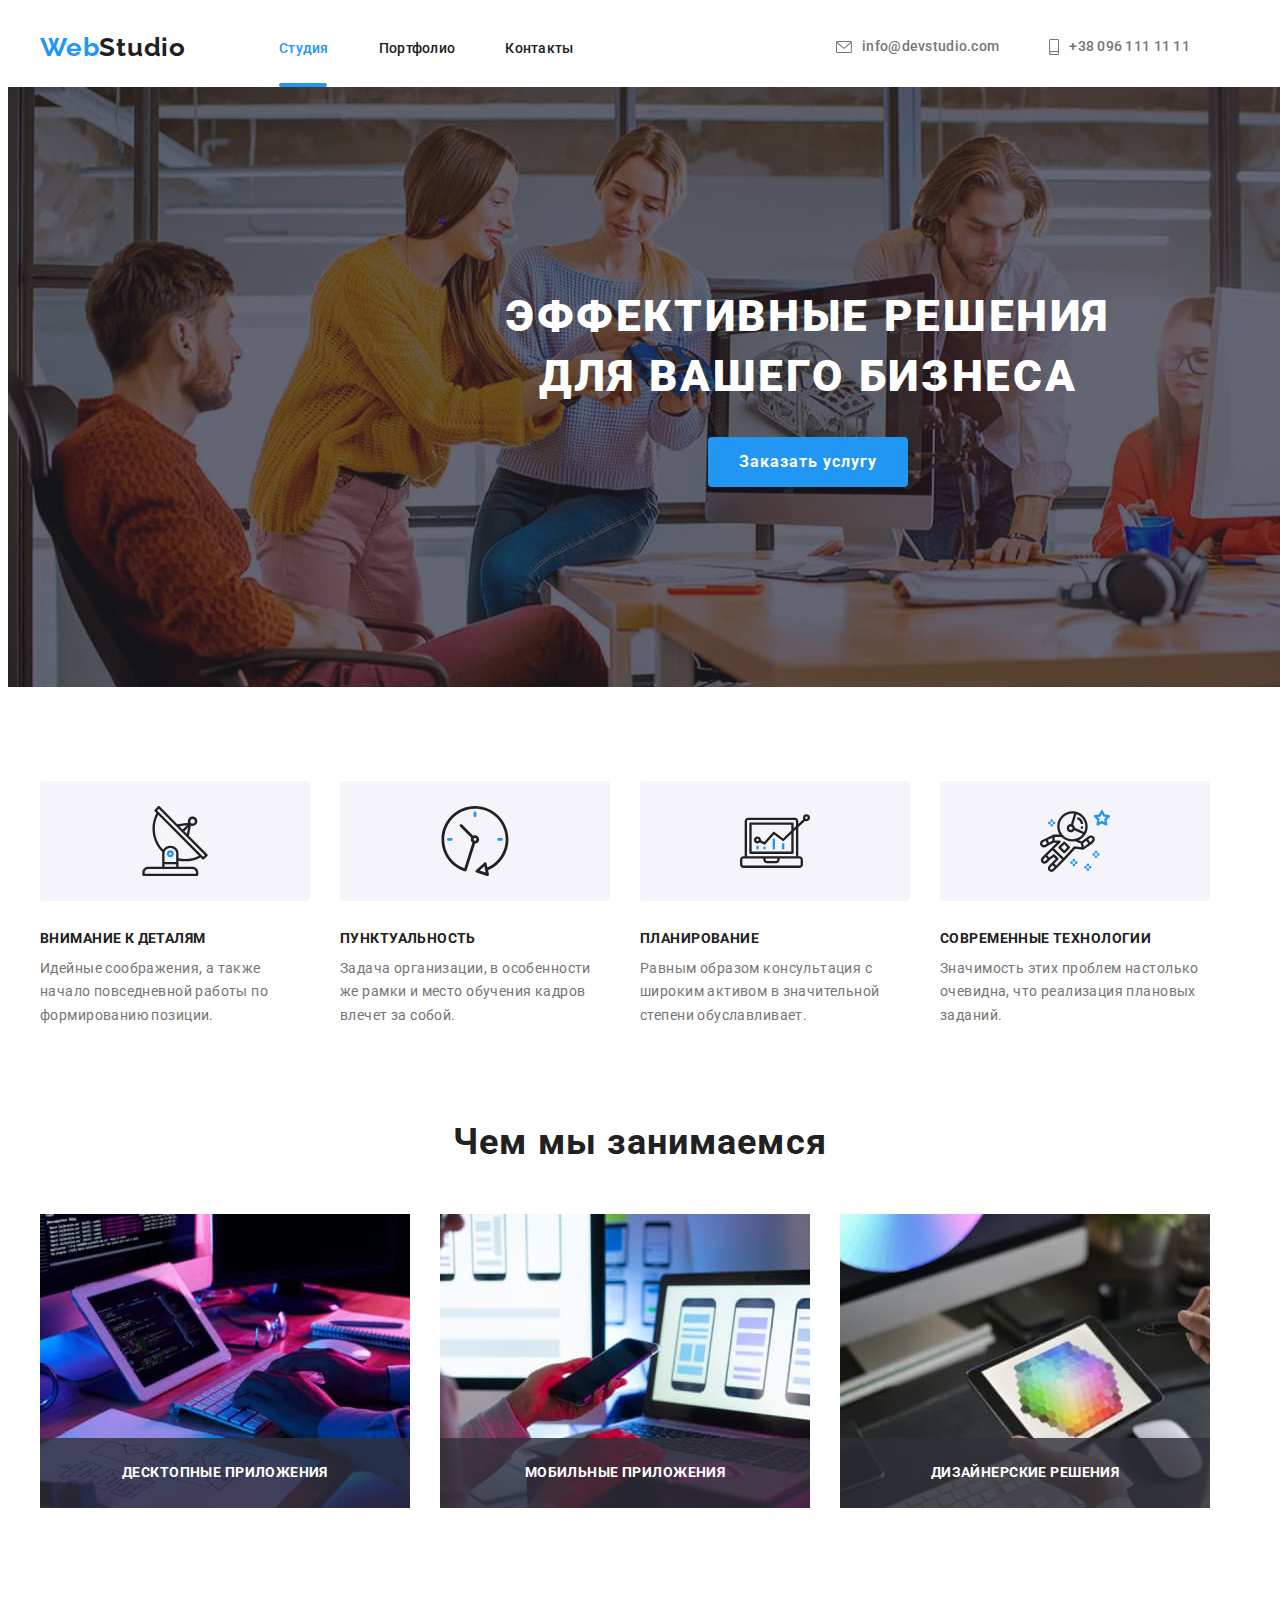
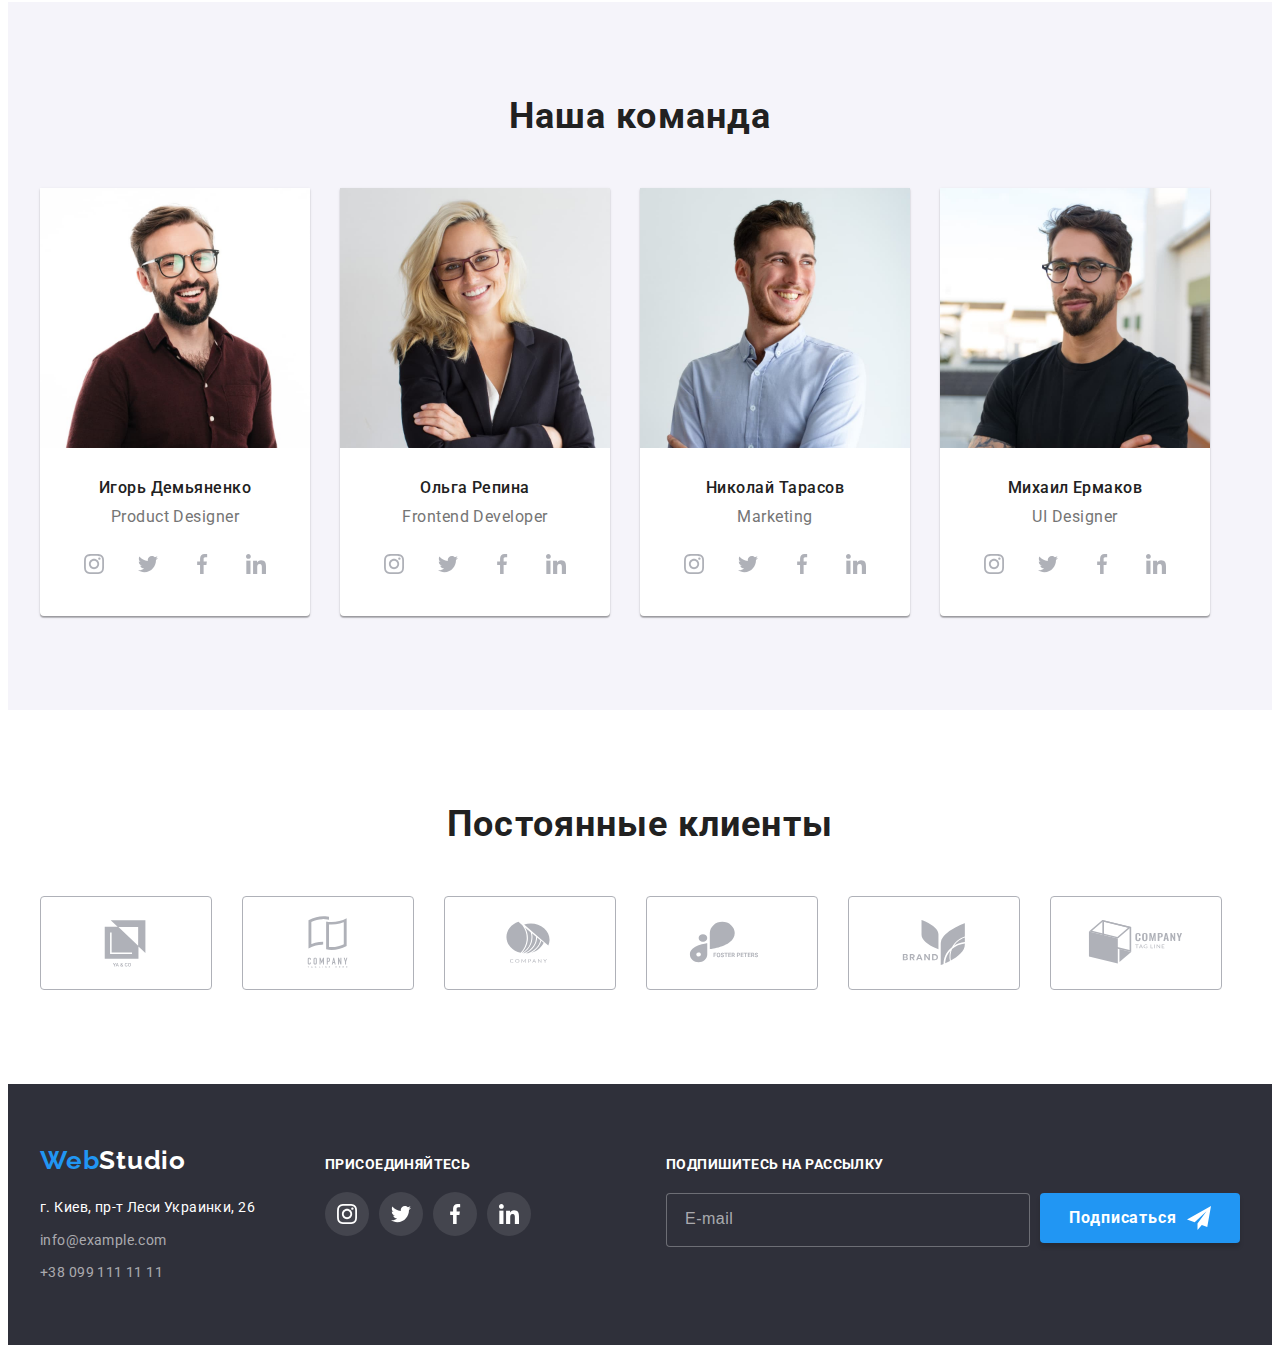
<file: index.html>
<!DOCTYPE html>
<html lang="ru">
<head>
    <meta charset="UTF-8">
    <meta http-equiv="X-UA-Compatible" content="IE=edge">
    <meta name="viewport" content="width= , initial-scale=1.0">
    <link rel="preconnect" href="https://fonts.googleapis.com">
<link rel="preconnect" href="https://fonts.gstatic.com" crossorigin>
<link href="https://fonts.googleapis.com/css2?family=Raleway:wght@700&family=Roboto:wght@400;500;700;900&display=swap" rel="stylesheet">
<link rel="stylesheet" href="https://cdnjs.cloudflare.com/ajax/libs/modern-normalize/1.1.0/modern-normalize.min.css" integrity="sha512-wpPYUAdjBVSE4KJnH1VR1HeZfpl1ub8YT/NKx4PuQ5NmX2tKuGu6U/JRp5y+Y8XG2tV+wKQpNHVUX03MfMFn9Q==" crossorigin="anonymous" referrerpolicy="no-referrer" />
<link rel="stylesheet" href="./css/styles.css">   
    <title>webstudio</title>
</head>
<body>
    <header class="header"> 
        <div class="container">
        <a class="header-logo link" href="./images/w.svg"><span class="logo-color" >Web</span>Studio</a>
        <nav>
        <ul class="header-list list">
            <li class="header-item"><a href="" class="header-link current link header-studio">Студия</a></li>
            <li class="header-item"><a href="./portfolio.html" class="header-link link">Портфолио</a></li>
            <li class="header-item"><a href="" class="header-link link">Контакты</a></li>
        </ul> 
        </nav>
        <div class="header-contact">
    <ul class="header-contact-list list">
    <li class="header-mail-tel"><a class="mail link" href="mailto:info@devstudio.com"><svg class="header-mail-icon" width="16" height="12">
        <use href="./images/icons.svg#icon-envelope"></use>
    </svg>info@devstudio.com</a></li>
    <li class="header-mail-tel"><a class="tel link" href="tel:+380961111111"><svg class="header-tel-icon" width="10" height="16">
        <use href="./images/icons.svg#icon-smartphone"></use>
    </svg>+38 096 111 11 11</a></li>
    </ul>
    </div>
    </div>
    </header>
    <main>
<section class="hero">
    <div class="container">
    <h1 class="hero-title">Эффективные решения для вашего бизнеса</h1>
    <button  type="button" class="hero-btn" data-modal-open>Заказать услугу</button>    
</div>
</section>
    <section class="benefits">
        <div class="container">
   <h2 class="visually-hidden">Наши преимущества</h2>
        <ul class="benefits-list list">
        <li class="benefits-top-text">
           <div class="benefits-list-link"><svg class="benefits-icon" width="70" height="70">
                <use href="./images/icons.svg#icon-antenna"></use>
             </svg></div>
            <p class="benefits-title">Внимание к деталям</p>
<p class="benefits-text">Идейные соображения, а также начало повседневной работы по формированию позиции.</p>
        </li>
        <li class="benefits-top-text">
            <div class="benefits-list-link"><svg class="benefits-icon" width="70" height="70">
                <use href="./images/icons.svg#icon-clock"></use>
             </svg></div>
            <p class="benefits-title">Пунктуальность</p>
            <p class="benefits-text">Задача организации, в особенности же рамки и место обучения кадров влечет за собой.</p>
        </li>
        <li class="benefits-top-text">
            <div class="benefits-list-link"><svg class="benefits-icon" width="70" height="70">
                <use href="./images/icons.svg#icon-diagram"></use>
             </svg></div>
            <p class="benefits-title">Планирование</p>
<p class="benefits-text">Равным образом консультация с широким активом в значительной степени обуславливает.</p>
        </li>
        <li class="benefits-top-text">
            <div class="benefits-list-link"><svg class="benefits-icon" width="70" height="70">
                <use href="./images/icons.svg#icon-astronaut"></use>
             </svg></div>
            <p class="benefits-title">Современные технологии</p>
            <p class="benefits-text">Значимость этих проблем настолько очевидна, что реализация плановых заданий.</p>
        </li>
    </ul>
</div>
</section>
<section class="about">
    <div class="container">
<h2 class="about-title title">Чем мы занимаемся</h2>
<ul class="about-list list">
    <li class="about-item">
        <div class="about-top-wrap">
        <img src="./images/img1.jpg" 
        alt="человек работает за компьютером"
        width="370"
        height="294">
       <p class="about-text">Десктопные приложения</p> 
    </div>
    </li>
    <li class="about-item">
        <div class="about-top-wrap">
        <img src="./images/img2.jpg" 
        alt="человек работает за компьютером"
        width="370"
        height="294">
        <p class="about-text">Мобильные приложения</p> 
    </div>
    </li>
    <li class="about-item">
        <div class="about-top-wrap">
        <img src="./images/img3.jpg"
        alt="человек работает за компьютер"
        width="370"
        height="294">
        <p class="about-text">Дизайнерские решения</p>  
    </div>
    </li>
</ul>
</div>
</section>
<section class="team">
    <div class="container">
    <h2 class="team-title title">Наша команда</h2>
    <ul class="team-list list">
        <li class="team-item"><img src="./images/img-comanda1.jpg" alt="Product Designer"
            width="270"
        height="260">
        <div class="team-list-group">
            <p class="team-list-name">Игорь Демьяненко</p>
            <p class="team-list-profession" lang="en">Product Designer</p>
        </div>
        <ul class="team-soc-list list">
         <Li class="team-soc-item"><a href="" class="team-soc-link"> 
             <svg class="team-soc-icon" width="20" height="20">
                 <use href="./images/icons.svg#icon-instagram"></use>
             </svg>
         </a></Li>
         <Li class="team-soc-item"><a href="" class="team-soc-link">
            <svg class="team-soc-icon" width="20" height="20">
           <use href="./images/icons.svg#icon-twitter"></use>
        </svg>   
         </a></li>
         <Li class="team-soc-item"><a href="" class="team-soc-link">
            <svg class="team-soc-icon" width="20" height="20">
                <use href="./images/icons.svg#icon-facebook"></use>
            </svg>   
         </a></Li>
         <Li class="team-soc-item"><a href="" class="team-soc-link">
            <svg class="team-soc-icon" width="20" height="20">
                <use href="./images/icons.svg#icon-linkedin"></use>
            </svg>    
         </a></Li>

        </ul>
        </li>
        <li class="team-item"><img src="./images/img-comanda2.jpg" 
            alt="Frontend Developer"
            width="270"
            height="260">
            <div class="team-list-group">
        <p class="team-list-name">Ольга Репина</p>
        <p class="team-list-profession" lang="en">Frontend Developer</p>
    </div>
    <ul class="team-soc-list list">
        <Li class="team-soc-item"><a href="" class="team-soc-link"> 
            <svg class="team-soc-icon" width="20" height="20">
                <use href="./images/icons.svg#icon-instagram"></use>
            </svg>
        </a></Li>
        <Li class="team-soc-item"><a href="" class="team-soc-link">
           <svg class="team-soc-icon" width="20" height="20">
          <use href="./images/icons.svg#icon-twitter"></use>
       </svg>   
        </a></li>
        <Li class="team-soc-item"><a href="" class="team-soc-link">
           <svg class="team-soc-icon" width="20" height="20">
               <use href="./images/icons.svg#icon-facebook"></use>
           </svg>   
        </a></Li>
        <Li class="team-soc-item"><a href="" class="team-soc-link">
           <svg class="team-soc-icon" width="20" height="20">
               <use href="./images/icons.svg#icon-linkedin"></use>
           </svg>    
        </a></Li>
       </ul>
    </li>
        <li class="team-item"><img src="./images/img-comanda3.jpg"
             alt="Marketing"
             width="270"
             height="260">
             <div class="team-list-group">
        <p class="team-list-name">Николай Тарасов</p>
        <p class="team-list-profession" lang="en">Marketing</p>
    </div>
    <ul class="team-soc-list list">
        <Li class="team-soc-item"><a href="" class="team-soc-link"> 
            <svg class="team-soc-icon" width="20" height="20">
                <use href="./images/icons.svg#icon-instagram"></use>
            </svg>
        </a></Li>
        <Li class="team-soc-item"><a href="" class="team-soc-link">
           <svg class="team-soc-icon" width="20" height="20">
          <use href="./images/icons.svg#icon-twitter"></use>
       </svg>   
        </a></li>
        <Li class="team-soc-item"><a href="" class="team-soc-link">
           <svg class="team-soc-icon" width="20" height="20">
               <use href="./images/icons.svg#icon-facebook"></use>
           </svg>   
        </a></Li>
        <Li class="team-soc-item"><a href="" class="team-soc-link">
           <svg class="team-soc-icon" width="20" height="20">
               <use href="./images/icons.svg#icon-linkedin"></use>
           </svg>    
        </a></Li>

       </ul>
    </li>
        <li class="team-item"><img src="./images/img-comanda4.jpg"
             alt="UI Designer"
             width="270"
             height="260">
             <div class="team-list-group">
        <p class="team-list-name">Михаил Ермаков</p>
        <p class="team-list-profession" lang="en">UI Designer</p>
        
    </div>
    <ul class="team-soc-list list">
        <Li class="team-soc-item"><a href="" class="team-soc-link"> 
            <svg class="team-soc-icon" width="20" height="20">
                <use href="./images/icons.svg#icon-instagram"></use>
            </svg>
        </a></Li>
        <Li class="team-soc-item"><a href="" class="team-soc-link">
           <svg class="team-soc-icon" width="20" height="20">
          <use href="./images/icons.svg#icon-twitter"></use>
       </svg>   
        </a></li>
        <li class="team-soc-item"><a href="" class="team-soc-link">
           <svg class="team-soc-icon" width="20" height="20">
               <use href="./images/icons.svg#icon-facebook"></use>
           </svg>   
        </a></li>
        <li class="team-soc-item"><a href="" class="team-soc-link">
           <svg class="team-soc-icon" width="20" height="20">
               <use href="./images/icons.svg#icon-linkedin"></use>
           </svg>    
        </a></li>
       </ul>
    </ul>
</div>
</section>
<section class="clients">
    <div class="container">
    <h2 class="clients-title title">Постоянные клиенты</h2>
    <ul class="clients-list list">
        <li class="clients-list-icon"><a href="" class="clients-icon-link"><svg class="clients-soc-icon" width="106" height="60">
            <use href="./images/icons.svg#icon-client1"></use>
        </svg></a></li>
        <li class="clients-list-icon"><a href="" class="clients-icon-link"><svg class="clients-soc-icon" width="106" height="60">
            <use href="./images/icons.svg#icon-client2"></use>
        </svg> </a></li>
        <li class="clients-list-icon"><a href="" class="clients-icon-link"><svg class="clients-soc-icon" width="106" height="60">
            <use href="./images/icons.svg#icon-client3"></use>
        </svg> </a></li>
        <li class="clients-list-icon"><a href="" class="clients-icon-link"><svg class="clients-soc-icon" width="106" height="60">
            <use href="./images/icons.svg#icon-client4"></use>
        </svg></a></li>
        <li class="clients-list-icon"><a href="" class="clients-icon-link"><svg class="clients-soc-icon" width="106" height="60">
            <use href="./images/icons.svg#icon-client5"></use>
        </svg></a></li>
        <li class="clients-list-icon"><a href="" class="clients-icon-link"><svg class="clients-soc-icon" width="106" height="60">
            <use href="./images/icons.svg#icon-client6"></use>
        </svg></a></li>
    </ul>
</div>
</section>
    </main>
    <footer class="footer">
        <div class="container">
            <div class="footer-contact-logo">
        <div class="footer-logo-color">
        <a class="footer-logo link"  href="./images/webstudio1.svg"> <span class="logo-color" >Web</span>Studio</a>
    </div>
        <address class="adress">г. Киев, пр-т Леси Украинки, 26</address>
        <ul class="list">
            <li class="footer-contact"><a class="footer-mail link" href="mailto:info@example.com">info@example.com</a></li>
            <li><a class="footer-tel link" href="tel:+380991111111">+38 099 111 11 11</a></li> 
        </ul>
        </div>
    <div class="footer-soc">
        <p class="footer-text">присоединяйтесь</p>
        <ul class="footer-soc-list list">
            <li class="footer-soc-item"><a href="" class="footer-soc-link"> 
                <svg class="footer-soc-icon" width="20" height="20">
                    <use href="./images/icons.svg#icon-instagram"></use>
                </svg></a></li>
            <li class="footer-soc-item"><a href="" class="footer-soc-link"><svg class="footer-soc-icon" width="20" height="20">
                <use href="./images/icons.svg#icon-twitter"></use>
             </svg></a></li>
            <li class="footer-soc-item"><a href="" class="footer-soc-link"><svg class="footer-soc-icon" width="20" height="20">
                <use href="./images/icons.svg#icon-facebook"></use>
            </svg></a></li>
            <li class="footer-soc-item"><a href="" class="footer-soc-link"><svg class="footer-soc-icon" width="20" height="20">
                <use href="./images/icons.svg#icon-linkedin"></use>
            </svg></a></li>
        </ul>
    </div>
    

    <div class="footer-input-button">
    <p class="footer-input-text">Подпишитесь на рассылку</p>
    <div class="top">
    <input type="email" 
    class="footer-input"
                name="footer-input-name"
                required
                id="footer-input-name"
                placeholder="E-mail">
                <button type="button" class="footer-button">Подписаться<svg class="footer-button-icon" width="24" height="24">
                <use href="./images/icons.svg#icon-icon-send"></use>
            </svg></button>
            </div>
           </div>
    </div>
    </footer>
    <div class="backdrop is-hidden" data-modal>
        <div class="modal">
            <button type="button" class="modal-close-bt" data-modal-close>
                <svg class="button-close-icon" width="18" height="18">
                    <use href="./images/icons.svg#icon-close-button"></use>
                </svg>
            </button>
            <p class="modal-title">Оставьте свои данные, мы вам перезвоним</p>
            <form>
                <div class="modal-field">
                <label class="modal-lebel" for="user-name">Имя</label>
               <div class="modal-input-wrap">
                <input type="text" 
                class="modal-input"
                name="user-name"
                required
                id="user-name">
                <svg class="input-icon" width="18" height="18">
                <use href="./images/icons.svg#icon-Vector"></use>
            </svg>
            </div>
                </div>
                 <div class="modal-field">
                <label class="modal-lebel" for="user-tel">Телефон</label>
               <div class="modal-input-wrap">
                <input type="tel" 
                class="modal-input"
                name="user-tel"
                required
                id="user-tel"
                >
                <svg class="input-icon" width="18" height="18">
                <use href="./images/icons.svg#icon-Vector-1"></use>
            </svg>
                </div>
                </div>
                 <div class="modal-field">
                <label class="modal-lebel" for="user-email">Почта</label>
               <div class="modal-input-wrap">
                <input type="email" 
                class="modal-input"
                name="user-email"
                required
                id="user-email"
                >
                 <svg class="input-icon" width="18" height="18">
                <use href="./images/icons.svg#icon-Vector-2"></use>
            </svg>
                </div>
                </div>
                <label class="modal-lebel" for="user-text">Комментарий</label>
                <textarea name="user-text" id="user-text" placeholder="Введите текст" class="modal-text"></textarea>
                <div class="modal-field-checkbox">
                    <input type="checkbox" class="input-check visually-hidden" id="input-check" name="policy" value="policy">
                <label for="input-check" class="check-text">
                    <span class="modal-checkbox"><svg class="check-icon" width="11" height="8">
                <use href="./images/icons.svg#icon-Vector-3"></use>
            </svg></span>Соглашаюсь с рассылкой и принимаю <a href="" class="modal-dogovor">Условия договора</a></label>
                </div>
                <button type="submit" class="modal-send-btn">Отправить</button>
            </form>
        </div>
    </div>
    <script src="./js/modal.js"></script>
</body>
</html>
</file>
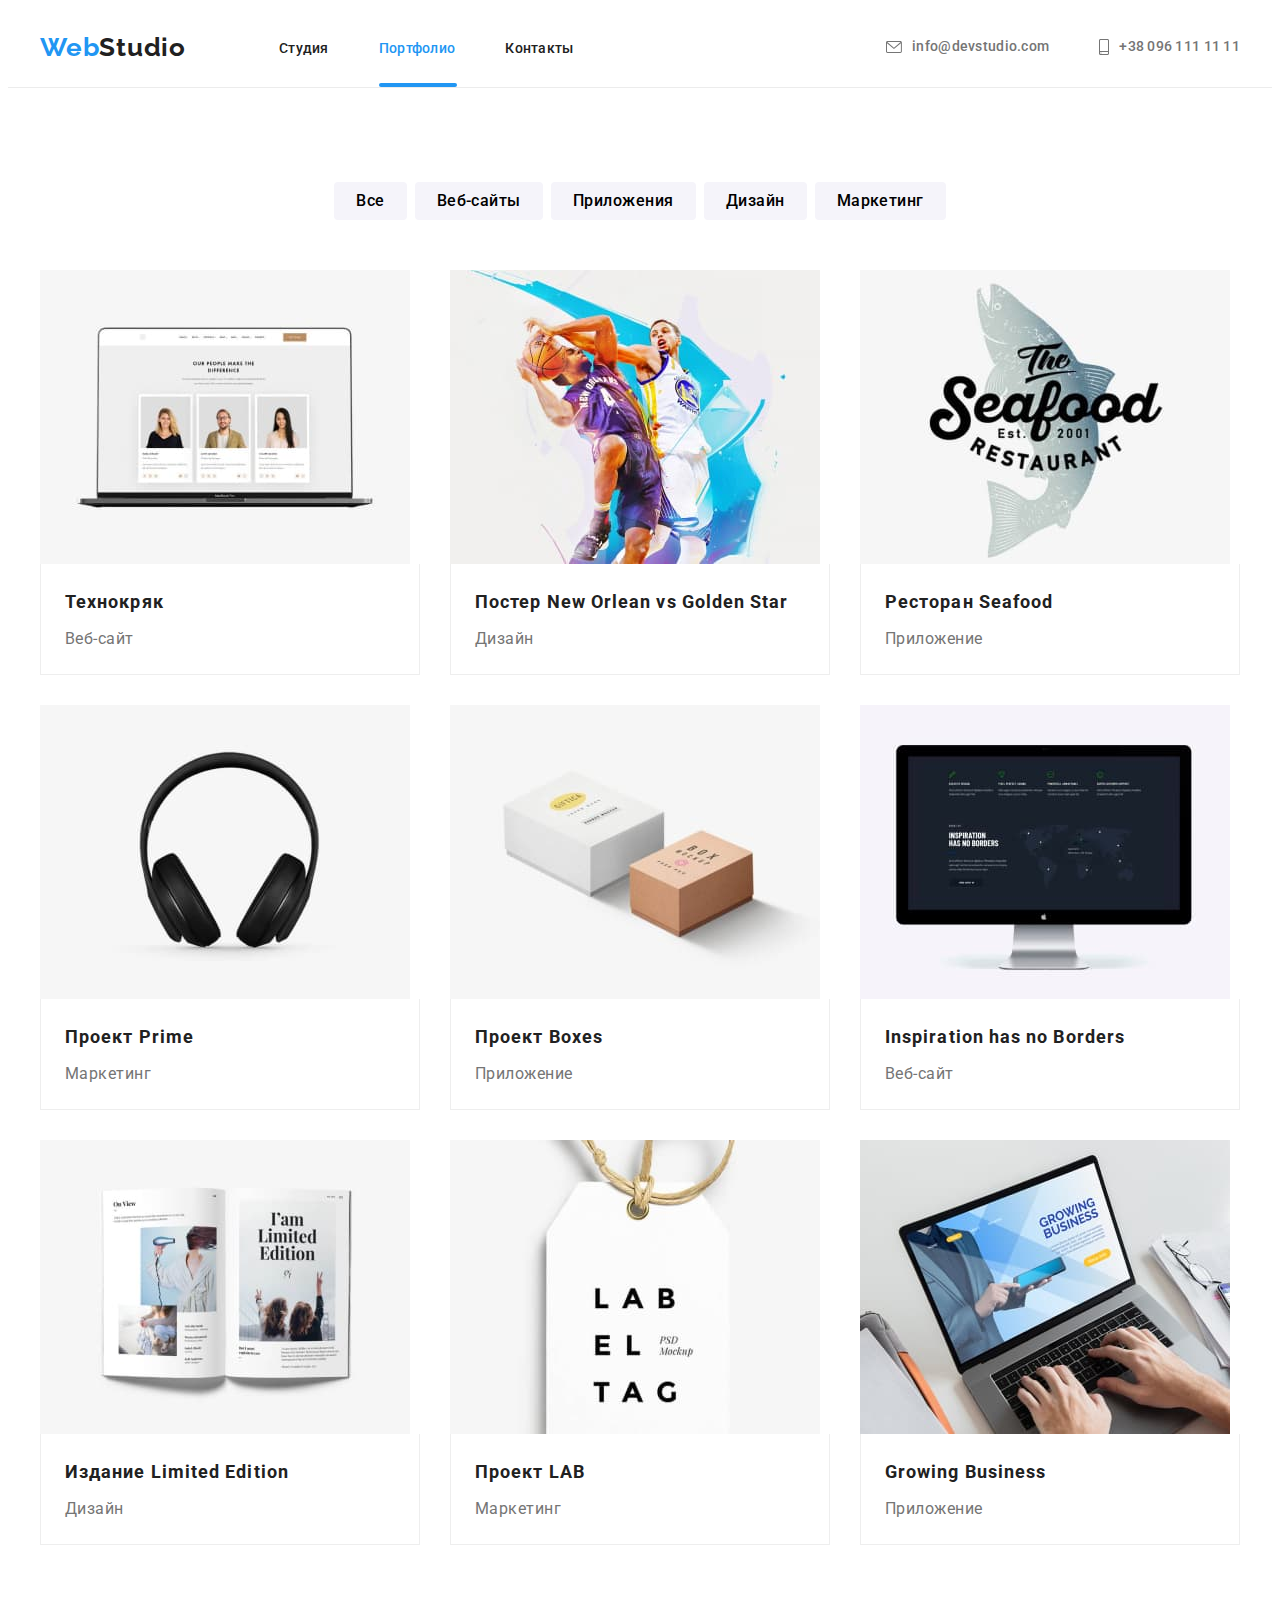
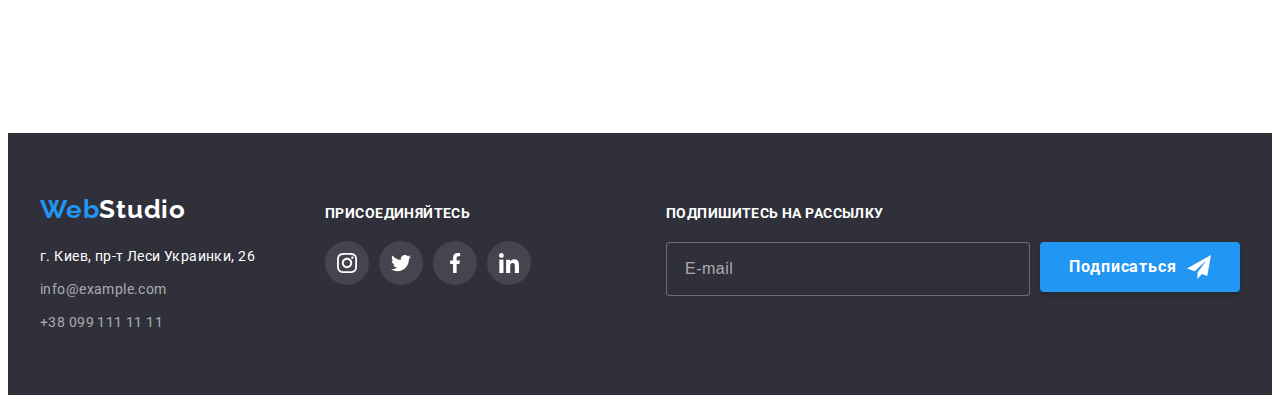
<file: portfolio.html>
<!DOCTYPE html>
<html lang="ru">
<head>
    <meta charset="UTF-8">
    <meta http-equiv="X-UA-Compatible" content="IE=edge">
    <meta name="viewport" content="width= , initial-scale=1.0">
    <link rel="preconnect" href="https://fonts.googleapis.com">
<link rel="preconnect" href="https://fonts.gstatic.com" crossorigin>
<link href="https://fonts.googleapis.com/css2?family=Raleway:wght@700&family=Roboto:wght@400;500;700;900&display=swap" rel="stylesheet">
<link rel="stylesheet" href="https://cdnjs.cloudflare.com/ajax/libs/modern-normalize/1.1.0/modern-normalize.min.css" integrity="sha512-wpPYUAdjBVSE4KJnH1VR1HeZfpl1ub8YT/NKx4PuQ5NmX2tKuGu6U/JRp5y+Y8XG2tV+wKQpNHVUX03MfMFn9Q==" crossorigin="anonymous" referrerpolicy="no-referrer" />
<link rel="stylesheet" href="./css/styles.css">   
    <title>portfolio</title>
</head>
<body>
    <header class="header-portfolio"> 
        <div class="container">
        <a class="header-logo link" href="./images/w.svg"><span class="logo-color" >Web</span>Studio</a>
        <nav>
        <ul class="header-list list">
            <li class="header-item"><a href="./index.html" class="header-link  link">Студия</a></li>
            <li class="header-item"><a href="" class="header-link current link header-portfolio-link">Портфолио</a></li>
            <li class="header-item"><a href="" class="header-link link">Контакты</a></li>
        </ul> 
        </nav>
        <div class="header-contact">
    <ul class="header-contact-list list">
    <li class="header-mail-tel"><a class="mail link" href="mailto:info@devstudio.com"><svg class="header-mail-icon" width="16" height="12">
      <use href="./images/icons.svg#icon-envelope"></use>
  </svg>info@devstudio.com</a></li>
    <li><a class="tel link" href="tel:+380961111111"><svg class="header-tel-icon" width="10" height="16">
      <use href="./images/icons.svg#icon-smartphone"></use>
  </svg>+38 096 111 11 11</a></li>
    </ul>
    </div>
    </div>
    </header>
<main>
    <section class="galery">
      <div class="container">
        <h1 class="visually-hidden">Кнопки</h1>
        <div class="button-galery">
        <ul class="button-galery-list list">
            <li class="button-galery-btn"><button type="button" class="galery-btn">Все</button></li>
            <li class="button-galery-btn"><button type="button" class="galery-btn">Веб-сайты</button></li>
            <li class="button-galery-btn"><button type="button" class="galery-btn">Приложения</button></li>
            <li class="button-galery-btn"><button type="button" class="galery-btn">Дизайн</button></li>
            <li class="button-galery-btn"><button type="button" class="galery-btn">Маркетинг</button></li>
        </ul>
      </div>
       <h2 class="visually-hidden">Галерея</h2>
       <div class="galery-items">
      <ul class="galery-list list">
          <li class="galery-items-list">
            <div class="galery-top-wrap">
            <img src="./images/galery1.jpg" 
            alt="Примеры работ1"
            width="370">
            <p class="galery-top-text">Ресурс предлагает комплексные предложения с разным уровнем функционала и сервисов. Все это позволит посетителю получить исчерпывающие сведения о компании или частном лице.</p>
          </div>
            <div class="galery-list-group">
        <p class="galery-title">Технокряк</p>
        <p class="galery-text">Веб-сайт</p>
      </div>
        </li>
          <li class="galery-items-list">
            <div class="galery-top-wrap">
            <img src="./images/galery2.jpg"
            alt="Примеры работ2"
            width="370">
            <p class="galery-top-text">Ресурс предлагает комплексные предложения с разным уровнем функционала и сервисов. Все это позволит посетителю получить исчерпывающие сведения о компании или частном лице.</p>
          </div>
            <div class="galery-list-group">
        <p class="galery-title">Постер New Orlean vs Golden Star</p>
        <p class="galery-text">Дизайн</p>
      </div>
        </li>
          <li class="galery-items-list">
            <div class="galery-top-wrap">
            <img src="./images/galery3.jpg" 
            alt="Примеры работ3"
            width="370">
            <p class="galery-top-text">Ресурс предлагает комплексные предложения с разным уровнем функционала и сервисов. Все это позволит посетителю получить исчерпывающие сведения о компании или частном лице.</p>
          </div>
            <div class="galery-list-group">
        <p class="galery-title">Ресторан Seafood</p>
        <p class="galery-text">Приложение</p>
      </div>
        </li>
          <li class="galery-items-list">
            <div class="galery-top-wrap">
            <img src="./images/galery4.jpg" 
            alt="Примеры работ4"
            width="370">
            <p class="galery-top-text">Ресурс предлагает комплексные предложения с разным уровнем функционала и сервисов. Все это позволит посетителю получить исчерпывающие сведения о компании или частном лице.</p>
          </div>
            <div class="galery-list-group">
        <p class="galery-title">Проект Prime</p>
        <p class="galery-text">Маркетинг</p>
      </div>
        </li>
          <li class="galery-items-list">
            <div class="galery-top-wrap">
            <img src="./images/galery5.jpg" 
            alt="Примеры работ5"
            width="370">
            <p class="galery-top-text">Ресурс предлагает комплексные предложения с разным уровнем функционала и сервисов. Все это позволит посетителю получить исчерпывающие сведения о компании или частном лице.</p>
          </div>
            <div class="galery-list-group">
        <p class="galery-title">Проект Boxes</p>
        <p class="galery-text">Приложение</p>
      </div>
        </li>
          <li class="galery-items-list">
            <div class="galery-top-wrap">
            <img src="./images/galery6.jpg" 
            alt="Примеры работ6"
            width="370">
            <p class="galery-top-text">Ресурс предлагает комплексные предложения с разным уровнем функционала и сервисов. Все это позволит посетителю получить исчерпывающие сведения о компании или частном лице.</p>
          </div>
            <div class="galery-list-group">
        <p lang="en" class="galery-title">Inspiration has no Borders</p>
        <p class="galery-text">Веб-сайт</p>
      </div>
        </li>
          <li class="galery-items-list">
            <div class="galery-top-wrap">
            <img src="./images/galery7.jpg" 
            alt="Примеры работ7"
            width="370">
            <p class="galery-top-text">Ресурс предлагает комплексные предложения с разным уровнем функционала и сервисов. Все это позволит посетителю получить исчерпывающие сведения о компании или частном лице.</p>
          </div>
            <div class="galery-list-group">
        <p class="galery-title">Издание Limited Edition</p>
        <p class="galery-text">Дизайн</p>
      </div>
        </li>
          <li class="galery-items-list">
            <div class="galery-top-wrap">
            <img src="./images/galery8.jpg"
             alt="Примеры работ8"
             width="370">
             <p class="galery-top-text">Ресурс предлагает комплексные предложения с разным уровнем функционала и сервисов. Все это позволит посетителю получить исчерпывающие сведения о компании или частном лице.</p>
            </div>
             <div class="galery-list-group">
        <p class="galery-title">Проект LAB</p>
        <p class="galery-text">Маркетинг</p>
      </div>
        </li>
          <li class="galery-items-list">
            <div class="galery-top-wrap">
            <img src="./images/galery9.jpg" 
            alt="Примеры работ9"
            width="370">
            <p class="galery-top-text">Ресурс предлагает комплексные предложения с разным уровнем функционала и сервисов. Все это позволит посетителю получить исчерпывающие сведения о компании или частном лице.</p>
          </div>
            <div class="galery-list-group">
        <p lang="en" class="galery-title">Growing Business</p>
        <p class="galery-text">Приложение</p>
      </div>
        </li>
      </ul>
    </div>
    </div>
    </section>
</main>
 <footer class="footer">
        <div class="container">
            <div class="footer-contact-logo">
        <div class="footer-logo-color">
        <a class="footer-logo link"  href="./images/webstudio1.svg"> <span class="logo-color" >Web</span>Studio</a>
    </div>
        <address class="adress">г. Киев, пр-т Леси Украинки, 26</address>
        <ul class="list">
            <li class="footer-contact"><a class="footer-mail link" href="mailto:info@example.com">info@example.com</a></li>
            <li><a class="footer-tel link" href="tel:+380991111111">+38 099 111 11 11</a></li> 
        </ul>
        </div>
    <div class="footer-soc">
        <p class="footer-text">присоединяйтесь</p>
        <ul class="footer-soc-list list">
            <li class="footer-soc-item"><a href="" class="footer-soc-link"> 
                <svg class="footer-soc-icon" width="20" height="20">
                    <use href="./images/icons.svg#icon-instagram"></use>
                </svg></a></li>
            <li class="footer-soc-item"><a href="" class="footer-soc-link"><svg class="footer-soc-icon" width="20" height="20">
                <use href="./images/icons.svg#icon-twitter"></use>
             </svg></a></li>
            <li class="footer-soc-item"><a href="" class="footer-soc-link"><svg class="footer-soc-icon" width="20" height="20">
                <use href="./images/icons.svg#icon-facebook"></use>
            </svg></a></li>
            <li class="footer-soc-item"><a href="" class="footer-soc-link"><svg class="footer-soc-icon" width="20" height="20">
                <use href="./images/icons.svg#icon-linkedin"></use>
            </svg></a></li>
        </ul>
    </div>
    

    <div class="footer-input-button">
    <p class="footer-input-text">Подпишитесь на рассылку</p>
    <div class="top">
    <input type="email" 
    class="footer-input"
                name="footer-input-name"
                required
                id="footer-input-name"
                placeholder="E-mail">
                <button type="button" class="footer-button">Подписаться<svg class="footer-button-icon" width="24" height="24">
                <use href="./images/icons.svg#icon-icon-send"></use>
            </svg></button>
            </div>
           </div>
    </div>
    </footer>
</body>
</html>
</file>
<file: css/styles.css>
:root {
--header-color: #212121;
--title-color: #212121;
--acent-color: #2196F3;
--text-color:#757575;
--typical-margin: 30px;
}

body {
    font-family: Roboto, Tahoma;
    color: #212121;
}

p, h1, h2, h3, h4, h5, h6 {
    margin: 0;
}
ul {
    padding-left: 0;
    margin: 0;
}
button {
    cursor: pointer;
}
img {
    display: block;
}
.link {
    text-decoration: none;
}
.list {
    list-style: none;
}

.container {
    width: 1200px;
    padding-left: 15px;
    padding-right: 15px;
    margin: 0 auto;
}
.visually-hidden {
    position: absolute;
    white-space: nowrap;
    width: 1px;
    height: 1px;
    overflow: hidden;
    border: 0;
    padding: 0;
    clip: rect(0 0 0 0);
    clip-path: inset(50%);
    margin: -1px;
  }
  .header-logo {
    font-family: 'Raleway';
    font-weight: 700;
    font-size: 26px;
    line-height: 1.19;
    letter-spacing: 0.03em;
    color: #212121;    
  }
  .footer-logo {
      
font-family: 'Raleway';
font-style: normal;
font-weight: 700;
font-size: 26px;
line-height: 1.19;
letter-spacing: 0.03em;
color: #FFFFFF;
  }
  .logo-color {
    color:var(--acent-color); 
}

.mail {
    font-weight: 500;
    font-size: 14px;
    line-height: 1.14;
    letter-spacing: 0.02em;
    color: var(--text-color); 
    transition: color 250ms cubic-bezier(0.4, 0, 0.2, 1);
    transition-property: all;
}

.mail:hover, .mail:focus {
    color: #2196F3;
}

.tel {
    font-weight: 500;
    font-size: 14px;
    line-height: 1.14;
    letter-spacing: 0.02em;
    color: #757575;
    transition: color 250ms cubic-bezier(0.4, 0, 0.2, 1);
    }
    .tel:hover, .tel :focus {
        color: #2196F3;
    }
.adress {
font-style: normal;
font-weight: 400;
font-size: 14px;
line-height: 1.71;
letter-spacing: 0.03em;
color: #FFFFFF;
margin-bottom: 9px;
}
.title {
font-weight: 700;
font-size: 36px;
line-height: 1.16;
letter-spacing: 0.03em;
color: var(--title-color);
}

.footer-tel {
font-weight: 400;
font-size: 14px;
line-height: 1.71;
letter-spacing: 0.03em;
color: rgba(255, 255, 255, 0.6);
transition: color 250ms cubic-bezier(0.4, 0, 0.2, 1);
}
.footer-tel:hover, .footer-tel:focus {
    color: #2196F3;
}
.footer-mail {
font-weight: 400;
font-size: 14px;
line-height: 1.71;
letter-spacing: 0.03em;
color: rgba(255, 255, 255, 0.6);
transition: color 250ms cubic-bezier(0.4, 0, 0.2, 1);
transition-property: all;
}
.footer-mail:hover, .footer-mail:focus {
    color: #2196F3;
}

/*-----------------HEADER-----------------------*/

.header {
    padding-top: 24px;
    padding-bottom: 24px;
    position: relative;
}
.header .container {
    display: flex;
    align-items: center;
}
.header-logo {
    margin-right: 93px;
}
.header-list {
    display: flex;
}

.header-item:not(:last-child) {
margin-right: 50px;
}
.header-link {
font-weight: 500;
font-size: 14px;
line-height: 1.14;
letter-spacing: 0.02em;
color: #212121;
transition: color 250ms cubic-bezier(0.4, 0, 0.2, 1);
transition-property: all;
}
.header-link:hover, .header-link:focus {
    color: #2196F3;
}

.header-link.current {
    color: var(--acent-color);
}
.header-studio::after {
content: "";
position: absolute;
bottom: 0;
width: 48px;
height: 4px;
background-color: #2196F3;
border-radius: 2px;
display: flex;
}


.header-contact-list {
    display: flex;
}
.header-contact {
    margin-left: auto;
}
.header-mail-tel {
    margin-right: 50px;
}

.header-mail-icon {
    fill: currentColor;
    margin-right: 10px;
}
.header-tel-icon {
    fill: currentColor;
    margin-right: 10px; 
}
.tel {
    display: flex;
    align-items: center;
}
.mail {
    display: flex;
    align-items: center;
}

/*-------------------HERO--------------------*/
.hero {
    background-color: #2F303A;;
   padding-top: 200px;
   padding-bottom: 200px;
   text-align: center;
   background-image:linear-gradient(rgba(47, 48, 58, 0.4), rgba(47, 48, 58, 0.4)), url(../images/herotitle.jpg);
background-repeat: no-repeat;

background-size: cover;
min-width: 1600px;
margin: 0 auto;

}
.hero-title {
    font-weight: 900;
    font-size: 44px;
    line-height: 1.36;
    letter-spacing: 0.06em;
    text-transform: uppercase;
    color: #FFFFFF;
    width: 696px;
    margin-right: auto;
    margin-left: auto;
    margin-top: 0;
    margin-bottom: var(--typical-margin);
    
}
.hero-btn {
    border: none;
    min-width: 200px;
    height: 50px;
    font-family: inherit;
    font-weight: 700;
    font-size: 16px;
    line-height: 1.88;  
    letter-spacing: 0.06em;
    border-radius: 4px;
    color: #FFFFFF;
    box-shadow: 0px 4px 4px rgba(0, 0, 0, 0.15);
    background-color: var(--acent-color);
    margin: 0 auto;
    display: block;
}

.hero-btn:hover, .hero-btn:focus {
    color: #FFFFFF;
    background-color : var(--acent-color);
}


/*-----------------BENEFITS-------------------*/
.benefits {
    padding-top: 94px;
}
.benefits-list {
    display: flex;  
}
.benefits-item {
    display: flex;
    align-items: center;
}
.benefits-list-link{
    width: 270px;
    height: 120px;
    background-color: #F5F4FA;
    border-radius: 4px;
    display: flex;
    align-items: center;
    justify-content: center;
    margin-bottom: 30px;
}


.benefits-top-text:not(:last-child) {
    margin-right: var(--typical-margin);
}

.benefits-title {
font-weight: 700;
font-size: 14px;
line-height: 1.14;
letter-spacing: 0.03em;
text-transform: uppercase;
color:#212121;
margin-bottom: 10px;
}

.benefits-text {
width: 270px; 
font-weight: 400;
font-size: 14px;
line-height: 1.71;
letter-spacing: 0.03em;
color: var(--text-color);
}

/*-------------------ABOUT-------------------------*/
.about {
    padding-top: 94px;
    padding-bottom: 94px;
}
.about-title {
    margin-bottom: 50px;
    display: flex;
    justify-content: center;
}
.about-list {
    display: flex;
}
.about-item:not(:last-child) {
margin-right: var(--typical-margin);
}
.about-top-wrap {
    position: relative;
}
.about-text {
    position: absolute;
    bottom: 0;
    width: 370px;
    height: 70px;
font-weight: 700;
font-size: 14px;
line-height: 1.14;
letter-spacing: 0.03em;
text-transform: uppercase;
color: #FFFFFF;
background-color: rgba(47, 48, 58, 0.8);
display: flex;
justify-content: center;
align-items: center;
}


/*------------------------TEAM---------------------------*/
.team {
    background-color: #F5F4FA;
    padding-top: 94px;
    padding-bottom: 94px;
}
.team-title {
    margin-bottom: 50px;
    display: flex;
    justify-content: center;
}
.team-list {
    display: flex;
    margin-left: -30px;
}

.team-item {
flex-basis: calc((100%-120px)/4);
margin-left: 30px;
background: #FFFFFF;
box-shadow: 0px 1px 3px rgba(0, 0, 0, 0.12), 0px 1px 1px rgba(0, 0, 0, 0.14), 0px 2px 1px rgba(0, 0, 0, 0.2);
border-radius: 0px 0px 4px 4px;
}

.team-list-name {
font-weight: 500;
font-size: 16px;
line-height: 1.19;
letter-spacing: 0.03em;
color: #212121;
margin-bottom: 10px;
display: flex;
    justify-content: center;
}

.team-list-profession {
    font-weight: 400;
font-size: 16px;
line-height: 1.19;
letter-spacing: 0.03em;
color: var(--text-color);
display: flex;
    justify-content: center;
}
.team-list-group {
    padding-top: 30px;
    margin-bottom: 16px;
}
.team-soc-list {
    display: flex;
    justify-content: center;
    padding-bottom: 30px;
}
.team-soc-link {
    width: 44px;
    height: 44px;
    background-color: #FFFFFF;
    border-radius: 50%;
    display: flex;
    justify-content: center;
    align-items: center;
    fill: #AFB1B8;
    transition: color 250ms cubic-bezier(0.4, 0, 0.2, 1);
    transition-property: all;
}
.team-soc-link:hover, .team-soc-link:focus {
    background-color: var(--acent-color);
    fill: #FFFFFF;
}
.team-soc-item:not(:last-child) {
    margin-right: 10px;  
    }


    /*--------------------CLIENTS-----------------------------*/
    .clients {
        padding-top: 94px;
        padding-bottom: 94px;
    }
    .clients-title {
        display: flex;
        justify-content: center; 
        margin-bottom: 50px;  
    }
    .clients-list {
        display: flex;
        align-items: center;
    }
    .clients-list-icon:not(:last-child) {
     margin-right: 30px;
    }
    .clients-icon-link {
        width: 170px;
        height: 92px;
        border: 1px solid #AFB1B8;
        border-radius: 4px;
        display: flex;
        justify-content: center;
        align-items: center;
        fill: #AFB1B8; 
        transition: color 250ms cubic-bezier(0.4, 0, 0.2, 1); 
        transition-property: all; 
    }

    .clients-icon-link:hover, .clients-icon-link:focus {
        border-color: #2196F3;
        fill: #2196F3;
    }
/*-----------------------FOOTER-------------------------------*/

    .footer {
padding-top: 60px;
padding-bottom: 60px;
background-color: #2F303A;
}
.footer .container {
    display: flex;
    align-items: baseline;
}

.footer-contact-logo {
    margin-right: 70px;
}
.footer-logo-color {
    margin-bottom: 20px;
}

.footer-contact:not(:last-child) {
margin-bottom: 9px;  
}
.footer-text {
    font-weight: 700;
font-size: 14px;
line-height: 16px;
letter-spacing: 0.03em;
text-transform: uppercase;
color: #FFFFFF;
padding-top: 12px;
}
.footer-soc-list {
    display: flex;
    margin-top: 20px;
}
.footer-soc-link {
    width: 44px;
    height: 44px;
    background-color: rgba(255, 255, 255, 0.1);;
    border-radius: 50%;
    display: flex;
    justify-content: center;
    align-items: center;
    fill: #FFFFFF;
    transition: color 250ms cubic-bezier(0.4, 0, 0.2, 1);
    transition-property: all;

}
.footer-soc-item:not(:last-child) {
    margin-right: 10px;  
    }

    .footer-soc-link:hover, .footer-soc-link:focus {
        background-color:  #2196F3;
        
    }
   .footer-input-button {
     margin-left: auto;  
   }
.footer-input-text {
font-style: normal;
font-weight: 700;
font-size: 14px;
line-height: 1.14;
letter-spacing: 0.03em;
text-transform: uppercase;
color: #FFFFFF;
margin-bottom: 20px;
}
.footer-input {
width: 358px;
height: 50px;
border: 1px solid rgba(255, 255, 255, 0.3);
border-radius: 4px;
background-color: #2F303A;
}
.footer-input::placeholder {
    font-style: normal;
font-weight: 400;
font-size: 16px;
line-height: 1.25;
letter-spacing: 0.03em;
color: rgba(255, 255, 255, 0.6);
padding-left: 16px;
}
.footer-button {
width: 200px;
height: 50px;
background: #2196F3;
box-shadow: 0px 4px 4px rgba(0, 0, 0, 0.15);
border-radius: 4px;

font-family: inherit;
font-style: normal;
font-weight: 700;
font-size: 16px;
line-height: 1.88;
text-align: center;
letter-spacing: 0.06em;
color: #FFFFFF;
margin-left: 10px;
border: none;
display: flex;
align-items: center;
justify-content: center;
}

.footer-button-icon {
    fill: #FFFFFF;
    margin-left: 10px;
}
.top {
    display: flex;
}




/*---------------------PORTFOLIO-----------------------------*/

.header-portfolio {
    position: relative;
    padding-top: 24px;
    padding-bottom: 24px;
    border-bottom: 1px solid #ECECEC;
}
.header-portfolio-link::after {
content: "";
position: absolute;
bottom: 0;
width: 78px;
height: 4px;
background-color: #2196F3;
border-radius: 2px;
display: flex;
}
.header-portfolio .container {
    display: flex;
    align-items: center;
}
.galery {
    padding-top: 94px;
    padding-bottom: 94px;
}

.galery-title {
font-weight: 700;
font-size: 18px;
line-height: 2.0;
letter-spacing: 0.06em;
color: #212121;
margin-bottom: 4px;

}

.galery-text {
font-weight: 400;
font-size: 16px;
line-height: 1.88;
letter-spacing: 0.03em;
color: var(--text-color);
}
 .button-galery {
margin-bottom: 50px;
 }
 .button-galery-list {
     display: flex;
     justify-content: center;
 }
.button-galery-btn:not(:last-child) {
    margin-right: 8px;
}
.galery-btn {
    border: none;
font-family: inherit;
font-weight: 500;
font-size: 16px;
line-height: 1.62;
text-align: center;
letter-spacing: 0.03em;
background-color: #F5F4FA;
border-radius: 4px;
padding: 6px 22px;
transition: color 250ms cubic-bezier(0.4, 0, 0.2, 1);
transition-property: all;
}
.galery-btn:hover, .galery-btn:focus {
    color: #FFFFFF;
    background-color : var(--acent-color);
    box-shadow: 0px 3px 1px rgba(0, 0, 0, 0.1), 0px 1px 2px rgba(0, 0, 0, 0.08), 0px 2px 2px rgba(0, 0, 0, 0.12);
}
.galery-items {
    margin-bottom: 94px;
}
.galery-list {
    display: flex;
    flex-wrap: wrap;
    margin-left: -30px;
    margin-bottom: -30px;
}
.galery-items-list {
    width: calc(100% / 3 - 30px); 
    margin-left: 30px; 
    margin-bottom: 30px;
    background: #FFFFFF;
}
.galery-items-list:hover, .galery-items-list:focus {
    box-shadow: 0px 1px 1px rgba(0, 0, 0, 0.12), 0px 4px 4px rgba(0, 0, 0, 0.06), 1px 4px 6px rgba(0, 0, 0, 0.16);
}
.galery-items-list:hover .galery-top-text {
    transform: translateY(0%);
}
.galery-top-wrap {
    position: relative;
    overflow: hidden; 
}
.galery-top-text {
    position: absolute;
    top: 0;
    background-color: rgba(33, 150, 243, 0.9);
    font-weight: 400;
font-size: 18px;
line-height: 1.56;
letter-spacing: 0.03em;
    color: #FFFFFF;
    height: 100%;
    padding: 63px 24px;
    transform: translateY(100%);
    transition: transform 250ms cubic-bezier(0.4, 0, 0.2, 1);
    transition-property: all;
    overflow: auto;
}


.galery-list-group {
    padding-top: 20px;
    padding-bottom: 20px;
    padding-left: 24px;
    border-left: 1px solid #EEEEEE;
    border-bottom: 1px solid #EEEEEE;
    border-right: 1px solid #EEEEEE;
}


/*---------------------MODAL-----------------------------*/

.backdrop {
    position: fixed;
    top: 0;
    width: 100%;
    height: 100%;
    background-color: rgba(0, 0, 0, 0.2);
   transition: opacity 250ms, visibility 250ms;
}
.backdrop.is-hidden .modal {
    transform: scale(0.5) rotate(180deg);
}
.modal {
width: 528px;
height: 581px;
background-color: #FFFFFF;
box-shadow: 0px 1px 3px rgba(0, 0, 0, 0.12), 0px 1px 1px rgba(0, 0, 0, 0.14), 0px 2px 1px rgba(0, 0, 0, 0.2);
border-radius: 4px;
padding: 40px;
position: absolute;
top: 50%;
left: 50%;
transition: transform 250ms;
transform: translate(-50%, -50%) scale(1) rotate(0);
transition-property: all;
}
.modal-close-bt {
    position: absolute;
    top: 8px;
    right: 8px;
    width: 30px;
    height: 30px;
    background-color : #FFFFFF;
border: 1px solid rgba(0, 0, 0, 0.1);
border-radius: 50%;
display: flex;
align-items: center;
justify-content: center;
transition: color 250ms cubic-bezier(0.4, 0, 0.2, 1);
}
.modal-close-bt:hover, .modal-close-bt:focus + .button-close-icon{
fill: var(--acent-color);
}
.is-hidden {
    opacity: 0;
    pointer-events: none;
    visibility: hidden;

}
.modal-title {
    font-style: normal;
font-weight: 700;
font-size: 20px;
line-height: 1.15;
letter-spacing: 0.03em;
color: #212121;
text-align: center;
margin-bottom: 12px;
}
.modal-input {
    width: 100%;
    height: 40px;
    border: 1px solid rgba(33, 33, 33, 0.2);
border-radius: 4px;
padding-left: 42px;
outline: none;
transition: color 250ms cubic-bezier(0.4, 0, 0.2, 1);
}
.modal-input:focus {
    border: 1px solid #2196F3;
}
.modal-input:focus + .input-icon {
    fill: var(--acent-color);
}
.modal-field {
 margin-bottom: 10px;   
}
.modal-lebel {
font-style: normal;
font-weight: 400;
font-size: 12px;
line-height: 1.17;
letter-spacing: 0.01em;
color: #757575;
display: block;
margin-bottom: 4px;
}
.modal-text {
    width: 100%;
    height: 120px;
    padding: 12px 16px;
    margin-bottom: 20px;
    border: none;
    border: 1px solid rgba(33, 33, 33, 0.2);
border-radius: 4px;
resize: none;
outline: none;
}
.modal-text::placeholder  {
    font-style: normal;
font-weight: 400;
font-size: 14px;
line-height: 1.14;
letter-spacing: 0.01em;
color: rgba(117, 117, 117, 0.5);
}
.modal-input-wrap {
    position: relative;
}
.input-icon {
    position: absolute;
    left: 15px;
    top: 50%;
    transform: translateY(-50%);
    transition: color 250ms cubic-bezier(0.4, 0, 0.2, 1);
}
.modal-field-checkbox {
    display: flex;
    align-items: center;
    justify-content: center; 
    margin-bottom: 30px;
}
.check-text {
font-style: normal;
font-weight: 400;
font-size: 14px;
line-height: 1.71;
letter-spacing: 0.03em;
color: #757575;
display: flex;
align-items: center;
}

.check-text span {
    width: 16px;
    height: 15px;
    display: flex;
    align-items: center;
    justify-content: center;
    border: 2px solid #212121;
    border-radius: 2px;
    margin-right: 8.38px;
}
.check-icon {
    fill: transparent;
}

.input-check:checked + .check-text span {
background-color: #2196F3;
border: none;
}

.modal-dogovor {
    color: var(--acent-color);
    margin-left: 4px;
}


.modal-send-btn {
width: 200px;
height: 50px;
background-color: #2196F3;
box-shadow: 0px 4px 4px rgba(0, 0, 0, 0.15);
border-radius: 4px;
border: none;

font-family: inherit;
font-style: normal;
font-weight: 700;
font-size: 16px;
line-height: 1.88;
text-align: center;
letter-spacing: 0.06em;
color: #FFFFFF;
display: block;
margin: 0 auto;
}
</file>
